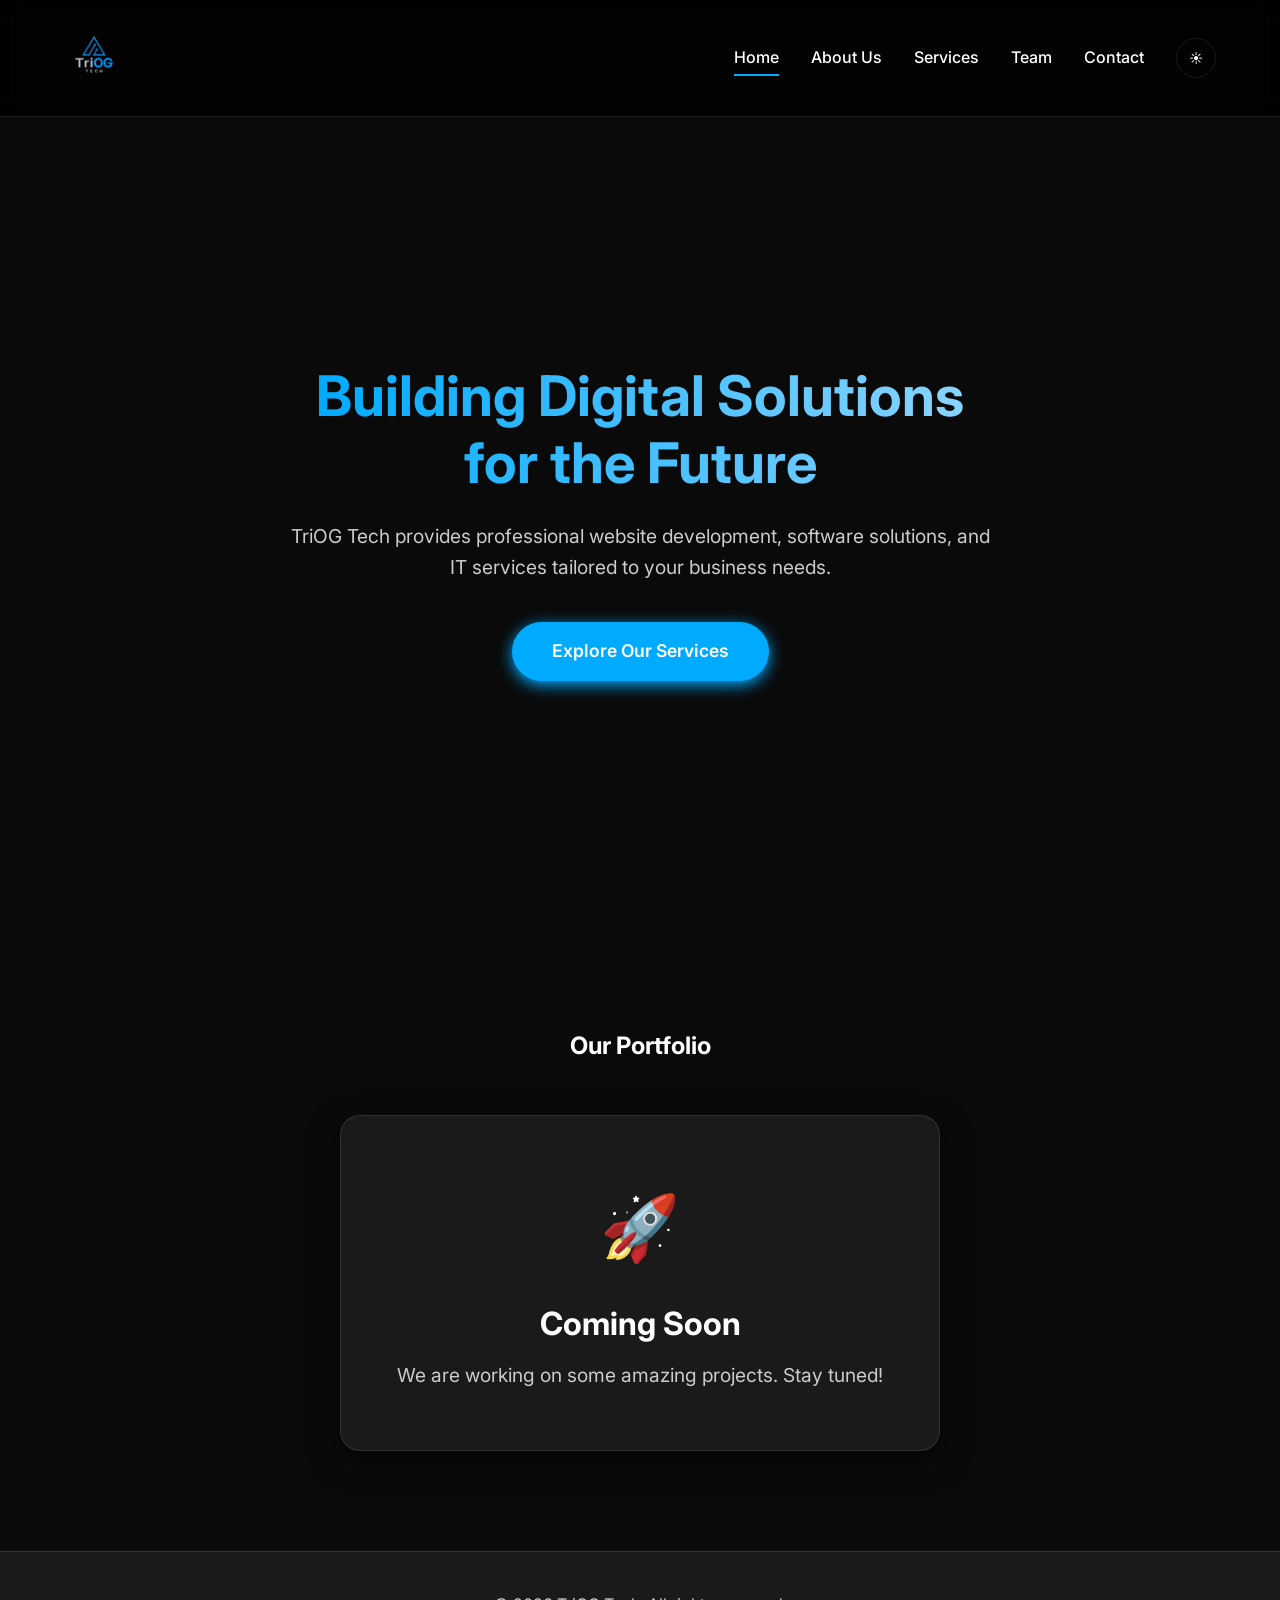
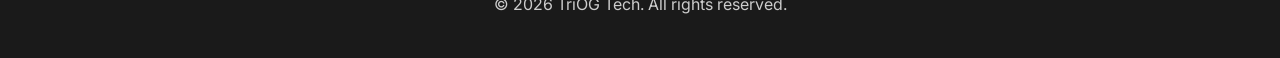
<file: index.html>
<!DOCTYPE html>
<html lang="en">

<head>
    <meta charset="UTF-8" />
    <meta name="viewport" content="width=device-width, initial-scale=1.0" />
    <title>TriOG Tech - Digital Solutions</title>
    <link rel="icon" type="image/png" href="assets/logo.png">
    <link rel="preconnect" href="https://fonts.googleapis.com">
    <link rel="preconnect" href="https://fonts.gstatic.com" crossorigin>
    <link href="https://fonts.googleapis.com/css2?family=Inter:wght@300;400;500;600;700&display=swap" rel="stylesheet">
    <link rel="stylesheet" href="style.css" />
</head>

<body>

    <!-- Header -->
    <header class="header">
        <div class="logo">
            <a href="index.html">
                <svg width="60" height="60" viewBox="0 0 140 140">
                    <image href="assets/logo.png" width="140" height="140" />
                </svg>
            </a>
        </div>
        <nav class="nav">
            <div class="close-btn" onclick="toggleMenu()">×</div>
            <a href="index.html" class="active">Home</a>
            <a href="about.html">About Us</a>
            <a href="services.html">Services</a>
            <a href="team.html">Team</a>
            <a href="contact.html">Contact</a>
            <button class="theme-toggle" onclick="toggleTheme()" aria-label="Toggle Theme">
                <span class="theme-icon">☀️</span>
            </button>
        </nav>
        <div class="hamburger" onclick="toggleMenu()">☰</div>
    </header>

    <!-- Home -->
    <section id="home" class="section home">
        <h1>Building Digital Solutions<br>for the Future</h1>
        <p>
            TriOG Tech provides professional website development, software solutions,
            and IT services tailored to your business needs.
        </p>
        <a href="services.html" class="cta-button">Explore Our Services</a>
    </section>

    <!-- Portfolio -->
    <section id="portfolio" class="section portfolio">
        <h2>Our Portfolio</h2>
        <div class="portfolio-container">
            <div class="coming-soon-box">
                <span class="coming-soon-icon">🚀</span>
                <h3>Coming Soon</h3>
                <p>We are working on some amazing projects. Stay tuned!</p>
            </div>
        </div>
    </section>

    <!-- Footer -->
    <footer class="footer">
        <p>© 2026 TriOG Tech. All rights reserved.</p>
    </footer>

    <script src="script.js"></script>
</body>

</html>
</file>
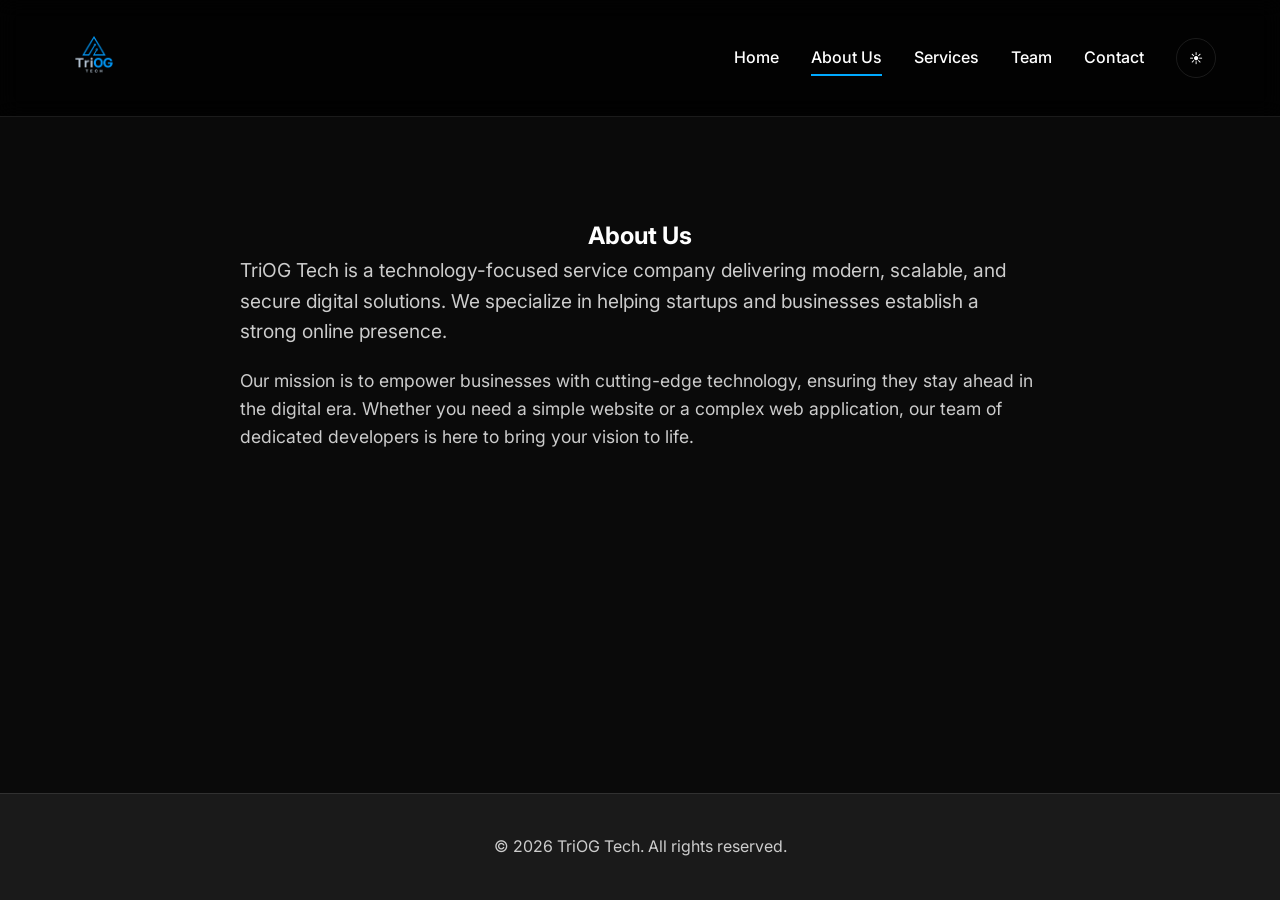
<file: about.html>
<!DOCTYPE html>
<html lang="en">

<head>
    <meta charset="UTF-8" />
    <meta name="viewport" content="width=device-width, initial-scale=1.0" />
    <title>About Us - TriOG Tech</title>
    <link rel="icon" type="image/png" href="assets/logo.png">
    <link rel="preconnect" href="https://fonts.googleapis.com">
    <link rel="preconnect" href="https://fonts.gstatic.com" crossorigin>
    <link href="https://fonts.googleapis.com/css2?family=Inter:wght@300;400;500;600;700&display=swap" rel="stylesheet">
    <link rel="stylesheet" href="style.css" />
</head>

<body>

    <!-- Header -->
    <header class="header">
        <div class="logo">
            <a href="index.html">
                <svg width="60" height="60" viewBox="0 0 140 140">
                    <image href="assets/logo.png" width="140" height="140" />
                </svg>
            </a>
        </div>
        <nav class="nav">
            <div class="close-btn" onclick="toggleMenu()">×</div>
            <a href="index.html">Home</a>
            <a href="about.html" class="active">About Us</a>
            <a href="services.html">Services</a>
            <a href="team.html">Team</a>
            <a href="contact.html">Contact</a>
            <button class="theme-toggle" onclick="toggleTheme()" aria-label="Toggle Theme">
                <span class="theme-icon">☀️</span>
            </button>
        </nav>
        <div class="hamburger" onclick="toggleMenu()">☰</div>
    </header>

    <!-- About Section -->
    <section class="section about-page">
        <h1>About Us</h1>
        <div style="max-width: 800px; margin: 0 auto; text-align: left;">
            <p style="font-size: 1.2rem; margin-bottom: 20px; color: var(--text-muted);">
                TriOG Tech is a technology-focused service company delivering modern,
                scalable, and secure digital solutions. We specialize in helping startups
                and businesses establish a strong online presence.
            </p>
            <p style="font-size: 1.1rem; color: var(--text-muted);">
                Our mission is to empower businesses with cutting-edge technology, ensuring they stay ahead in the
                digital era.
                Whether you need a simple website or a complex web application, our team of dedicated developers is here
                to bring your vision to life.
            </p>
        </div>
    </section>

    <!-- Footer -->
    <footer class="footer">
        <p>© 2026 TriOG Tech. All rights reserved.</p>
    </footer>

    <script src="script.js"></script>
</body>

</html>
</file>
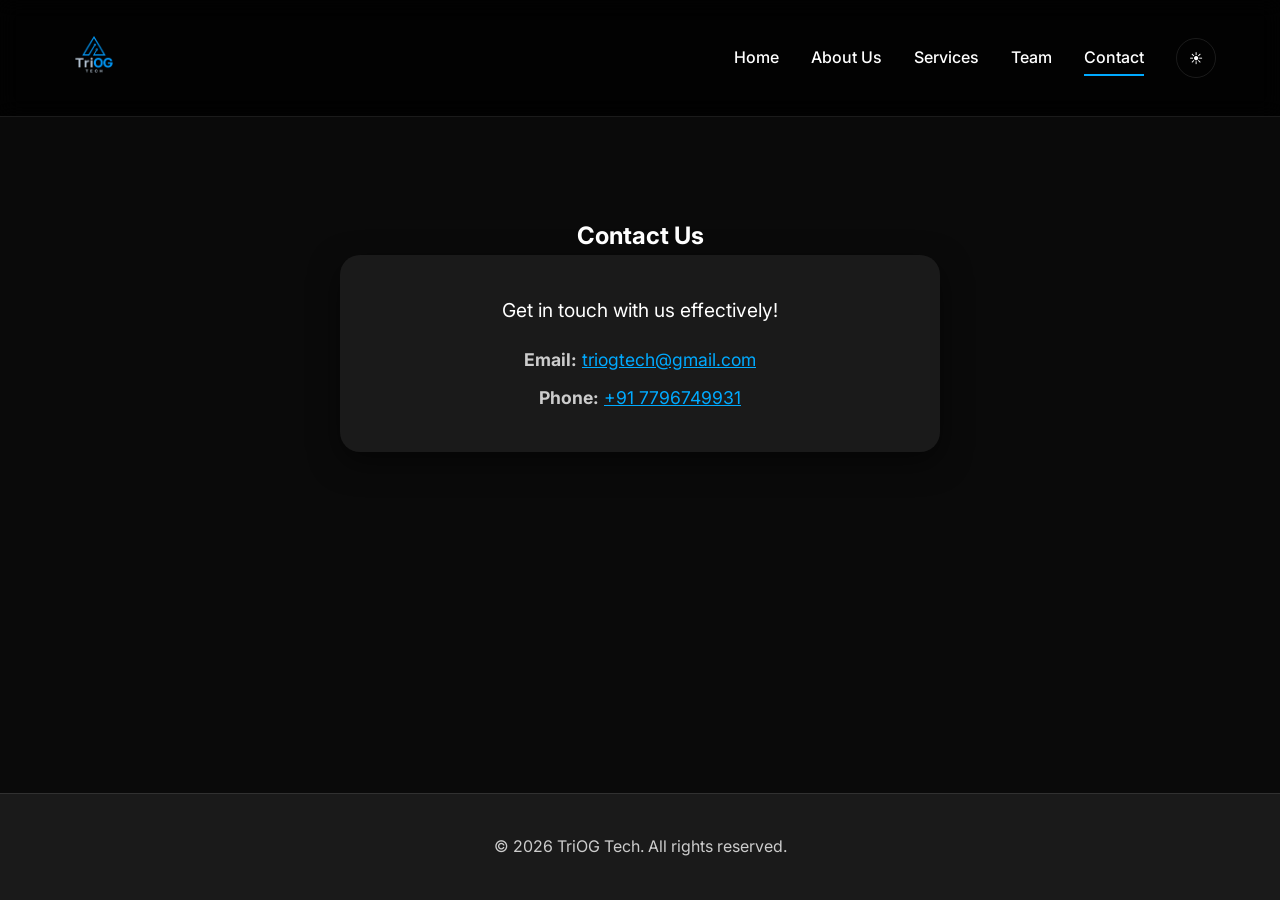
<file: contact.html>
<!DOCTYPE html>
<html lang="en">

<head>
    <meta charset="UTF-8" />
    <meta name="viewport" content="width=device-width, initial-scale=1.0" />
    <title>Contact Us - TriOG Tech</title>
    <link rel="icon" type="image/png" href="assets/logo.png">
    <link rel="preconnect" href="https://fonts.googleapis.com">
    <link rel="preconnect" href="https://fonts.gstatic.com" crossorigin>
    <link href="https://fonts.googleapis.com/css2?family=Inter:wght@300;400;500;600;700&display=swap" rel="stylesheet">
    <link rel="stylesheet" href="style.css" />
</head>

<body>

    <!-- Header -->
    <header class="header">
        <div class="logo">
            <a href="index.html">
                <svg width="60" height="60" viewBox="0 0 140 140">
                    <image href="assets/logo.png" width="140" height="140" />
                </svg>
            </a>
        </div>
        <nav class="nav">
            <div class="close-btn" onclick="toggleMenu()">×</div>
            <a href="index.html">Home</a>
            <a href="about.html">About Us</a>
            <a href="services.html">Services</a>
            <a href="team.html">Team</a>
            <a href="contact.html" class="active">Contact</a>
            <button class="theme-toggle" onclick="toggleTheme()" aria-label="Toggle Theme">
                <span class="theme-icon">☀️</span>
            </button>
        </nav>
        <div class="hamburger" onclick="toggleMenu()">☰</div>
    </header>

    <!-- Contact Section -->
    <section class="section contact">
        <h1>Contact Us</h1>
        <div
            style="max-width: 600px; margin: 0 auto; background: var(--card-bg); padding: 40px; border-radius: 20px; box-shadow: 0 10px 30px var(--shadow-color);">
            <p style="font-size: 1.2rem; margin-bottom: 20px; color: var(--text-color);">
                Get in touch with us effectively!
            </p>
            <p style="font-size: 1.1rem; color: var(--text-muted); margin-bottom: 10px;">
                <strong>Email:</strong> <a href="mailto:triogtech@gmail.com"
                    style="color: var(--accent-color);">triogtech@gmail.com</a>
            </p>
            <p style="font-size: 1.1rem; color: var(--text-muted);">
                <strong>Phone:</strong> <a href="tel:+917796749931" style="color: var(--accent-color);">+91
                    7796749931</a>
            </p>
        </div>
    </section>

    <!-- Footer -->
    <footer class="footer">
        <p>© 2026 TriOG Tech. All rights reserved.</p>
    </footer>

    <script src="script.js"></script>
</body>

</html>
</file>
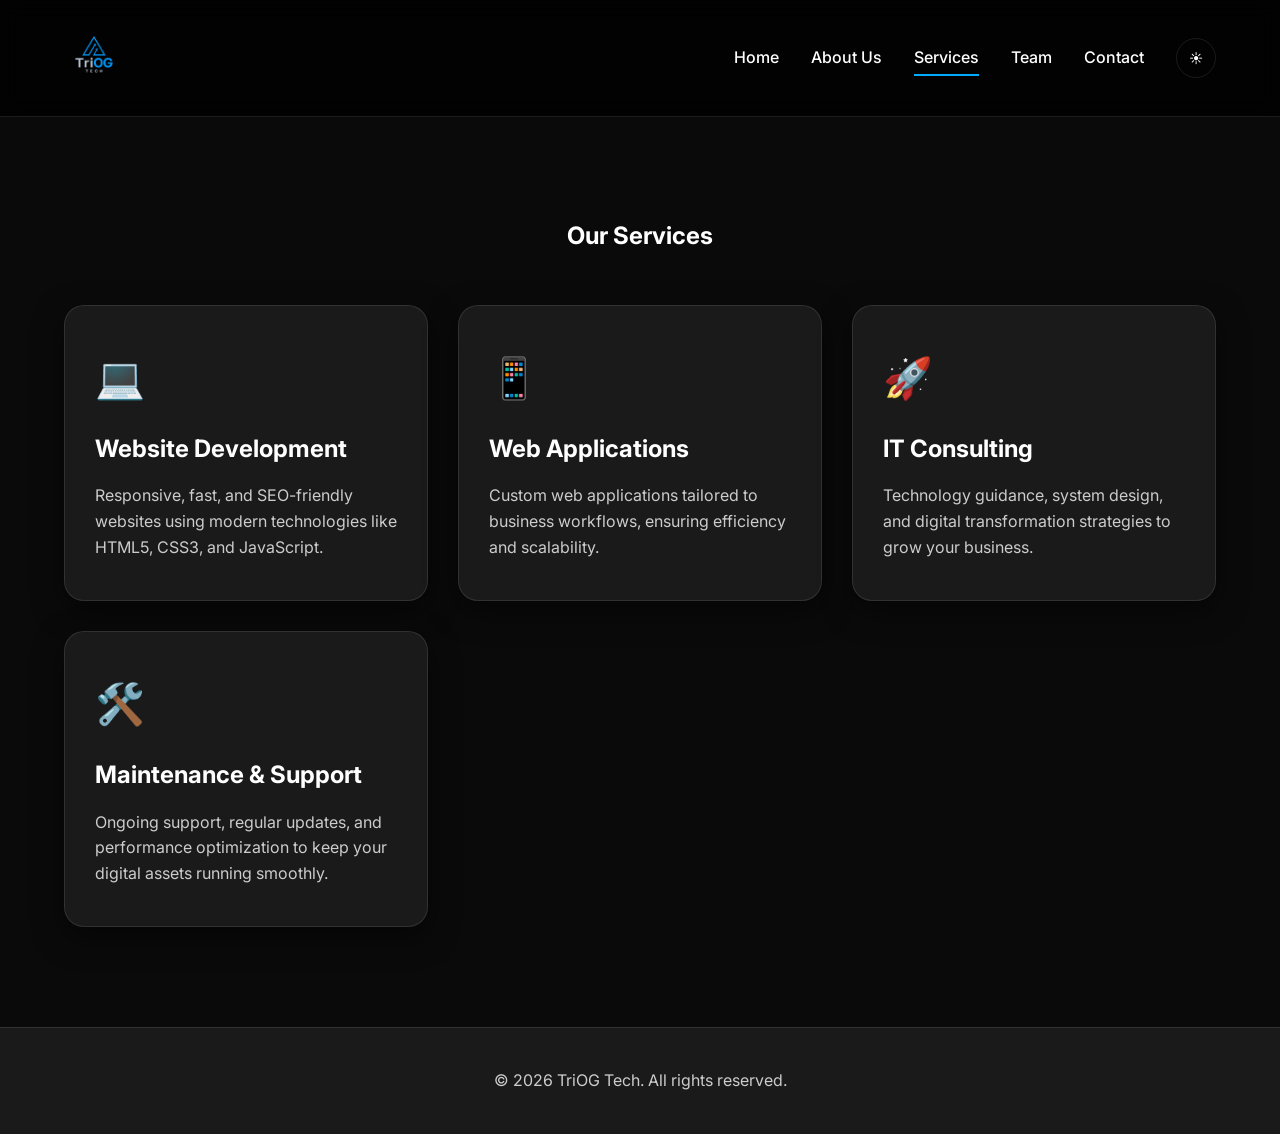
<file: services.html>
<!DOCTYPE html>
<html lang="en">

<head>
    <meta charset="UTF-8" />
    <meta name="viewport" content="width=device-width, initial-scale=1.0" />
    <title>Services - TriOG Tech</title>
    <link rel="icon" type="image/png" href="assets/logo.png">
    <link rel="preconnect" href="https://fonts.googleapis.com">
    <link rel="preconnect" href="https://fonts.gstatic.com" crossorigin>
    <link href="https://fonts.googleapis.com/css2?family=Inter:wght@300;400;500;600;700&display=swap" rel="stylesheet">
    <link rel="stylesheet" href="style.css" />
</head>

<body>

    <!-- Header -->
    <header class="header">
        <div class="logo">
            <a href="index.html">
                <svg width="60" height="60" viewBox="0 0 140 140">
                    <image href="assets/logo.png" width="140" height="140" />
                </svg>
            </a>
        </div>
        <nav class="nav">
            <div class="close-btn" onclick="toggleMenu()">×</div>
            <a href="index.html">Home</a>
            <a href="about.html">About Us</a>
            <a href="services.html" class="active">Services</a>
            <a href="team.html">Team</a>
            <a href="contact.html">Contact</a>
            <button class="theme-toggle" onclick="toggleTheme()" aria-label="Toggle Theme">
                <span class="theme-icon">☀️</span>
            </button>
        </nav>
        <div class="hamburger" onclick="toggleMenu()">☰</div>
    </header>

    <!-- Services Section -->
    <section class="section services">
        <h2>Our Services</h2>
        <div class="services-grid">
            <div class="service-card">
                <div class="service-icon">💻</div>
                <h3>Website Development</h3>
                <p>Responsive, fast, and SEO-friendly websites using modern technologies like HTML5, CSS3, and
                    JavaScript.</p>
            </div>

            <div class="service-card">
                <div class="service-icon">📱</div>
                <h3>Web Applications</h3>
                <p>Custom web applications tailored to business workflows, ensuring efficiency and scalability.</p>
            </div>

            <div class="service-card">
                <div class="service-icon">🚀</div>
                <h3>IT Consulting</h3>
                <p>Technology guidance, system design, and digital transformation strategies to grow your business.</p>
            </div>

            <div class="service-card">
                <div class="service-icon">🛠️</div>
                <h3>Maintenance & Support</h3>
                <p>Ongoing support, regular updates, and performance optimization to keep your digital assets running
                    smoothly.</p>
            </div>
        </div>
    </section>

    <!-- Footer -->
    <footer class="footer">
        <p>© 2026 TriOG Tech. All rights reserved.</p>
    </footer>

    <script src="script.js"></script>
</body>

</html>
</file>
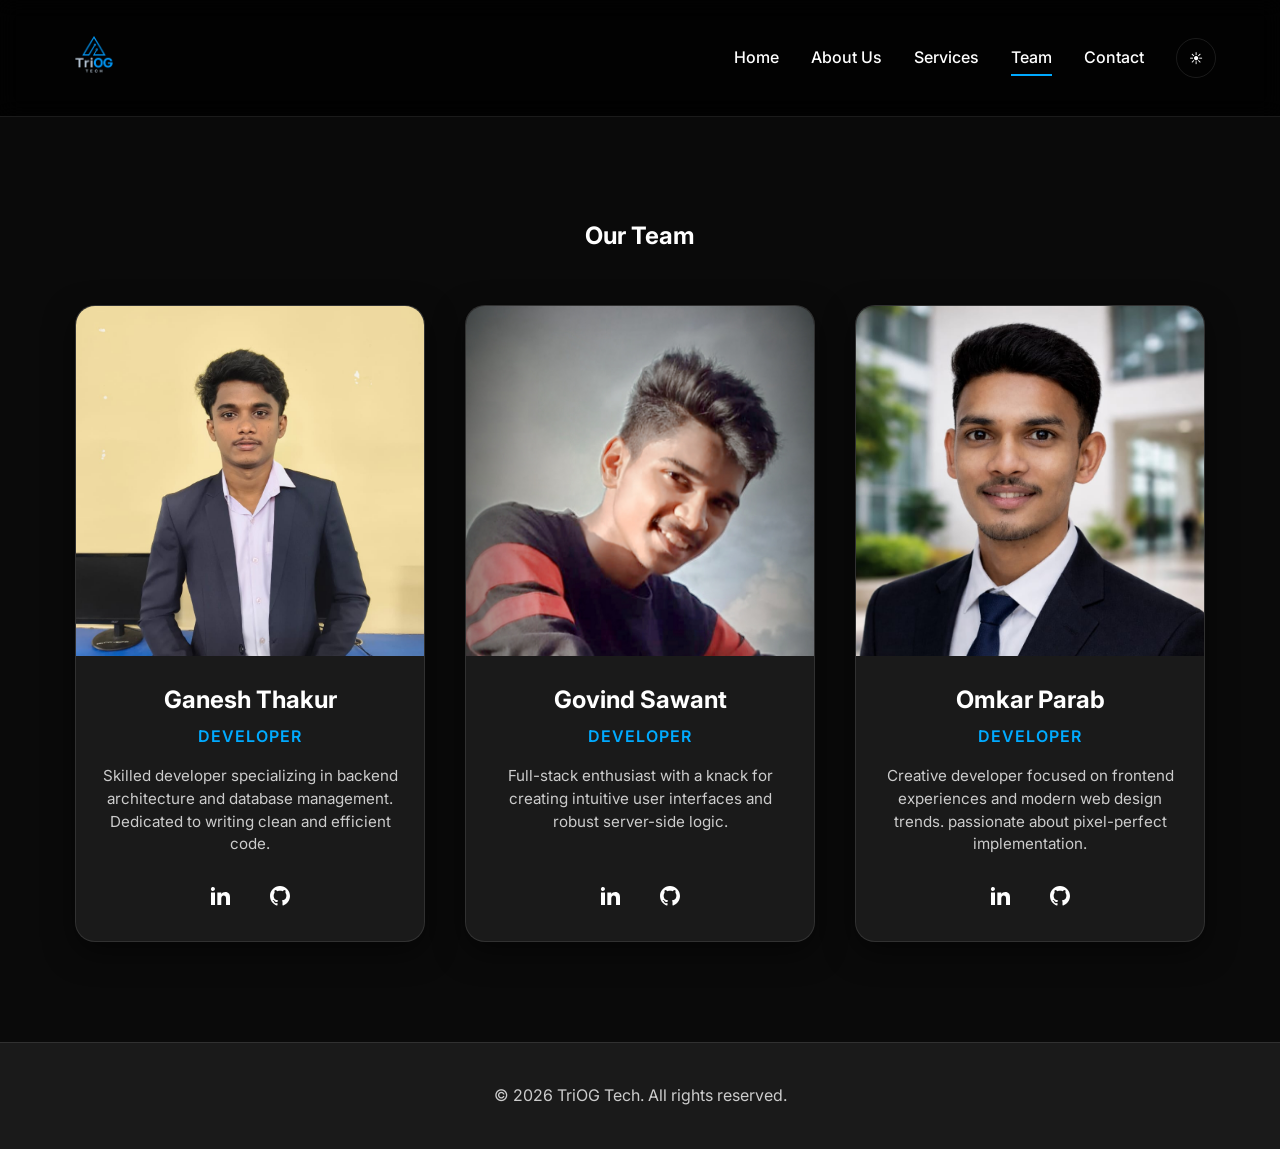
<file: team.html>
<!DOCTYPE html>
<html lang="en">

<head>
    <meta charset="UTF-8" />
    <meta name="viewport" content="width=device-width, initial-scale=1.0" />
    <title>Our Team - TriOG Tech</title>
    <link rel="icon" type="image/png" href="assets/logo.png">
    <link rel="preconnect" href="https://fonts.googleapis.com">
    <link rel="preconnect" href="https://fonts.gstatic.com" crossorigin>
    <link href="https://fonts.googleapis.com/css2?family=Inter:wght@300;400;500;600;700&display=swap" rel="stylesheet">
    <link rel="stylesheet" href="style.css" />
</head>

<body>

    <!-- Header -->
    <header class="header">
        <div class="logo">
            <a href="index.html">
                <svg width="60" height="60" viewBox="0 0 140 140">
                    <image href="assets/logo.png" width="140" height="140" />
                </svg>
            </a>
        </div>
        <nav class="nav">
            <div class="close-btn" onclick="toggleMenu()">×</div>
            <a href="index.html">Home</a>
            <a href="about.html">About Us</a>
            <a href="services.html">Services</a>
            <a href="team.html" class="active">Team</a>
            <a href="contact.html">Contact</a>
            <button class="theme-toggle" onclick="toggleTheme()" aria-label="Toggle Theme">
                <span class="theme-icon">☀️</span>
            </button>
        </nav>
        <div class="hamburger" onclick="toggleMenu()">☰</div>
    </header>

    <!-- Team Section -->
    <section class="section team">
        <h2>Our Team</h2>
        <div class="team-container">
            <div class="team-card">
                <div class="team-image">
                    <img src="assets/ganesh.jpeg" alt="Ganesh Thakur" />
                </div>
                <div class="team-info">
                    <h3>Ganesh Thakur</h3>
                    <p class="role">Developer</p>
                    <p class="description">
                        Skilled developer specializing in backend architecture and database management. Dedicated to
                        writing clean and efficient code.
                    </p>
                    <div class="team-links">
                        <a href="https://linkedin.com/in/ganesh-thakur" class="linkedin" aria-label="LinkedIn"
                            target="_blank"><img src="assets/linkedin-fill.png" alt="LinkedIn" /></a>
                        <a href="https://github.com/ganesh-thakur" class="github" aria-label="GitHub"
                            target="_blank"><img src="assets/github-fill.png" alt="GitHub" /></a>
                    </div>
                </div>
            </div>

            <div class="team-card">
                <div class="team-image">
                    <img src="assets/govind.jpg" alt="Govind Sawant" />
                </div>
                <div class="team-info">
                    <h3>Govind Sawant</h3>
                    <p class="role">Developer</p>
                    <p class="description">
                        Full-stack enthusiast with a knack for creating intuitive user interfaces and robust server-side
                        logic.
                    </p>
                    <div class="team-links">
                        <a href="https://linkedin.com/in/govind-sawant" class="linkedin" aria-label="LinkedIn"
                            target="_blank"><img src="assets/linkedin-fill.png" alt="LinkedIn" /></a>
                        <a href="https://github.com/govind-sawant" class="github" aria-label="GitHub"
                            target="_blank"><img src="assets/github-fill.png" alt="GitHub" /></a>
                    </div>
                </div>
            </div>

            <div class="team-card">
                <div class="team-image">
                    <img src="assets/omkar.jpeg" id="omkar-img" alt="Omkar Parab" style="object-position: top;" />
                </div>
                <div class="team-info">
                    <h3>Omkar Parab</h3>
                    <p class="role">Developer</p>
                    <p class="description">
                        Creative developer focused on frontend experiences and modern web design trends. passionate
                        about pixel-perfect implementation.
                    </p>
                    <div class="team-links">
                        <a href="https://linkedin.com/in/omkar-parab" class="linkedin" aria-label="LinkedIn"
                            target="_blank"><img src="assets/linkedin-fill.png" alt="LinkedIn" /></a>
                        <a href="https://github.com/omkar-parab" class="github" aria-label="GitHub" target="_blank"><img
                                src="assets/github-fill.png" alt="GitHub" /></a>
                    </div>
                </div>
            </div>
        </div>
    </section>

    <!-- Footer -->
    <footer class="footer">
        <p>© 2026 TriOG Tech. All rights reserved.</p>
    </footer>

    <script src="script.js"></script>
</body>

</html>
</file>
<file: style.css>
:root {
    /* Dark Theme (Default) */
    --bg-color: #0a0a0a;
    --text-color: #ffffff;
    --text-muted: #cccccc;
    --card-bg: #1a1a1a;
    --accent-color: #00aaff;
    --accent-hover: #0088cc;
    --gradient-primary: linear-gradient(135deg, #001f3f, #000);
    --gradient-card: linear-gradient(135deg, #1a1a1a, #0d0d0d);
    --nav-bg: rgba(0, 0, 0, 0.8);
    --border-color: rgba(255, 255, 255, 0.1);
    --shadow-color: rgba(0, 0, 0, 0.5);
}

.light-mode {
    /* Light Theme */
    --bg-color: #f4f7f6;
    --text-color: #111111;
    --text-muted: #555555;
    --card-bg: #ffffff;
    --accent-color: #0077cc;
    --accent-hover: #005fa3;
    --gradient-primary: linear-gradient(135deg, #e0eafc, #89f7fe);
    /* Soft blue/white */
    --gradient-card: linear-gradient(135deg, #ffffff, #f0f0f0);
    --nav-bg: rgba(255, 255, 255, 0.9);
    --border-color: rgba(0, 0, 0, 0.1);
    --shadow-color: rgba(0, 0, 0, 0.1);
}

* {
    margin: 0;
    padding: 0;
    box-sizing: border-box;
    font-family: 'Inter', sans-serif;
    transition: background-color 0.3s ease, color 0.3s ease, border-color 0.3s ease;
}

body {
    background-color: var(--bg-color);
    color: var(--text-color);
    line-height: 1.6;
    display: flex;
    flex-direction: column;
    min-height: 100vh;
}

/* Header */
.header {
    display: flex;
    justify-content: space-between;
    align-items: center;
    padding: 1.5rem 5%;
    background: var(--nav-bg);
    backdrop-filter: blur(10px);
    position: sticky;
    top: 0;
    z-index: 1000;
    border-bottom: 1px solid var(--border-color);
}

.logo svg {
    /* Ensure logo is visible in both modes if it's black/white, might need filter */
    height: 60px;
    width: auto;
}

.nav {
    display: flex;
    align-items: center;
    gap: 2rem;
}

.nav a {
    color: var(--text-color);
    text-decoration: none;
    font-weight: 500;
    font-size: 1rem;
    position: relative;
}

.nav a::after {
    content: '';
    position: absolute;
    width: 0;
    height: 2px;
    bottom: -5px;
    left: 0;
    background-color: var(--accent-color);
    transition: width 0.3s;
}

.nav a:hover::after,
.nav a.active::after {
    width: 100%;
}

.nav a:hover {
    color: var(--accent-color);
}

/* Theme Toggle Button */
.theme-toggle {
    background: transparent;
    border: 1px solid var(--border-color);
    color: var(--text-color);
    padding: 0.5rem;
    border-radius: 50%;
    cursor: pointer;
    display: flex;
    align-items: center;
    justify-content: center;
    width: 40px;
    height: 40px;
}

.theme-toggle:hover {
    background-color: var(--accent-color);
    color: white;
}

/* Hamburger */
.hamburger {
    display: none;
    cursor: pointer;
    font-size: 1.5rem;
    color: var(--text-color);
}

.close-btn {
    display: none;
}

/* Sections */
.section {
    padding: 100px 5%;
    text-align: center;
}

/* Home / Hero */
.home {
    min-height: 90vh;
    /* Almost full viewport */
    display: flex;
    flex-direction: column;
    justify-content: center;
    align-items: center;
    background: var(--bg-color);
    /* Fallback */
    /* Add a subtle mesh gradient or blob later for "Premium" feel */
}

/* Premium Text Styling */
.home h1 {
    font-size: 3.5rem;
    margin-bottom: 1.5rem;
    background: linear-gradient(90deg, var(--accent-color), #88d4ff);
    -webkit-background-clip: text;
    background-clip: text;
    -webkit-text-fill-color: transparent;
    line-height: 1.2;
}

.home p {
    font-size: 1.2rem;
    color: var(--text-muted);
    max-width: 700px;
    margin: 0 auto 2.5rem;
}

.cta-button {
    padding: 15px 40px;
    border-radius: 30px;
    border: none;
    background: var(--accent-color);
    color: white;
    /* Always white text on button */
    font-size: 1.1rem;
    font-weight: 600;
    cursor: pointer;
    box-shadow: 0 4px 15px var(--accent-color);
    transition: transform 0.2s, box-shadow 0.2s;
    text-decoration: none;
    display: inline-block;
}

.cta-button:hover {
    transform: translateY(-2px);
    box-shadow: 0 6px 20px var(--accent-color);
}

/* Services */
.services {
    background-color: var(--bg-color);
}

.services-grid {
    display: grid;
    grid-template-columns: repeat(auto-fit, minmax(300px, 1fr));
    gap: 30px;
    margin-top: 50px;
}

.service-card {
    background: var(--card-bg);
    padding: 40px 30px;
    border-radius: 20px;
    border: 1px solid var(--border-color);
    box-shadow: 0 10px 30px var(--shadow-color);
    text-align: left;
    transition: transform 0.3s, box-shadow 0.3s;
    position: relative;
    overflow: hidden;
}

.service-card:hover {
    transform: translateY(-10px);
    box-shadow: 0 20px 40px var(--shadow-color);
    border-color: var(--accent-color);
}

.service-card h3 {
    margin-bottom: 15px;
    color: var(--text-color);
    font-size: 1.5rem;
}

.service-card p {
    color: var(--text-muted);
}

.service-icon {
    font-size: 2.5rem;
    color: var(--accent-color);
    margin-bottom: 20px;
}

/* Team */
.team {
    background: var(--bg-color);
}

.team-container {
    display: flex;
    justify-content: center;
    gap: 40px;
    flex-wrap: wrap;
    margin-top: 50px;
}

.team-card {
    width: 350px;
    /* Slight increase */
    border-radius: 20px;
    overflow: hidden;
    background: var(--card-bg);
    box-shadow: 0 10px 30px var(--shadow-color);
    transition: transform 0.3s, box-shadow 0.3s;
    border: 1px solid var(--border-color);
    display: flex;
    flex-direction: column;
}

.team-card:hover {
    transform: translateY(-10px);
    box-shadow: 0 20px 40px var(--shadow-color);
    border-color: var(--accent-color);
}

.team-image {
    height: 350px;
    /* Taller image */
    width: 100%;
    overflow: hidden;
}

.team-image img {
    width: 100%;
    height: 100%;
    object-fit: cover;
    transition: transform 0.5s;
}

.team-card:hover .team-image img {
    transform: scale(1.1);
}

.team-info {
    padding: 25px;
    text-align: center;
    flex-grow: 1;
    /* Pushes content down if needed */
    display: flex;
    flex-direction: column;
    align-items: center;
}

.team-info h3 {
    color: var(--text-color);
    margin-bottom: 5px;
    font-size: 1.5rem;
}

.team-info .role {
    color: var(--accent-color);
    font-weight: 600;
    margin-bottom: 15px;
    font-size: 1rem;
    text-transform: uppercase;
    letter-spacing: 1px;
}

.team-info .description {
    color: var(--text-muted);
    font-size: 0.95rem;
    line-height: 1.5;
    margin-bottom: 20px;
}


.team-links {
    margin-top: auto;
    /* Push to bottom of card if needed, or just keep margin-top */
    display: flex;
    justify-content: center;
    align-items: center;
    /* Vertical center */
    gap: 20px;
    width: 100%;
}

.team-links a {
    display: flex;
    align-items: center;
    justify-content: center;
    width: 40px;
    height: 40px;
    border-radius: 50%;
    transition: background-color 0.3s, transform 0.3s;
}

.team-links a:hover {
    background-color: rgba(255, 255, 255, 0.1);
    transform: translateY(-3px);
}

.team-links a img {
    width: 24px;
    height: 24px;
    filter: var(--icon-filter, brightness(0) invert(1));
    display: block;
    /* Remove inline-block gaps */
}

/* In light mode, social icons usually need to look standard (black) or colored.
   But here we are using images. We need to handle this via CSS variables or filters. */
.light-mode .team-links a img {
    filter: invert(0);
    /* Black icons for light mode */
}

/* Ensure dark mode icons are white */
body:not(.light-mode) .team-links a img {
    filter: invert(1);
}


/* Portfolio */
.portfolio {
    background: var(--bg-color);
}

.portfolio-container {
    display: flex;
    justify-content: center;
    margin-top: 50px;
}

.coming-soon-box {
    background: var(--card-bg);
    padding: 60px 40px;
    border-radius: 20px;
    border: 1px solid var(--border-color);
    box-shadow: 0 10px 30px var(--shadow-color);
    text-align: center;
    max-width: 600px;
    width: 100%;
    transition: transform 0.3s, box-shadow 0.3s;
}

.coming-soon-box:hover {
    transform: translateY(-5px);
    box-shadow: 0 20px 40px var(--shadow-color);
    border-color: var(--accent-color);
}

.coming-soon-icon {
    font-size: 4rem;
    margin-bottom: 20px;
    display: block;
    animation: float 3s ease-in-out infinite;
}

@keyframes float {
    0% {
        transform: translateY(0px);
    }

    50% {
        transform: translateY(-10px);
    }

    100% {
        transform: translateY(0px);
    }
}

.coming-soon-box h3 {
    font-size: 2rem;
    margin-bottom: 10px;
    color: var(--text-color);
}

.coming-soon-box p {
    font-size: 1.2rem;
    color: var(--text-muted);
}

/* Footer */
.footer {
    background: var(--card-bg);
    color: var(--text-muted);
    padding: 40px 5%;
    text-align: center;
    margin-top: auto;
    border-top: 1px solid var(--border-color);
}

/* Responsive */
@media (max-width: 768px) {
    .hamburger {
        display: block;
    }

    .nav {
        position: fixed;
        top: 0;
        right: -100%;
        width: 70%;
        height: 100vh;
        background: var(--card-bg);
        flex-direction: column;
        justify-content: center;
        transition: right 0.3s ease;
        box-shadow: -5px 0 15px rgba(0, 0, 0, 0.5);
    }

    .nav.active {
        right: 0;
    }

    .close-btn {
        display: block;
        position: absolute;
        top: 20px;
        right: 30px;
        font-size: 2rem;
        cursor: pointer;
        color: var(--text-color);
    }

    .home h1 {
        font-size: 2.5rem;
    }
}
</file>
